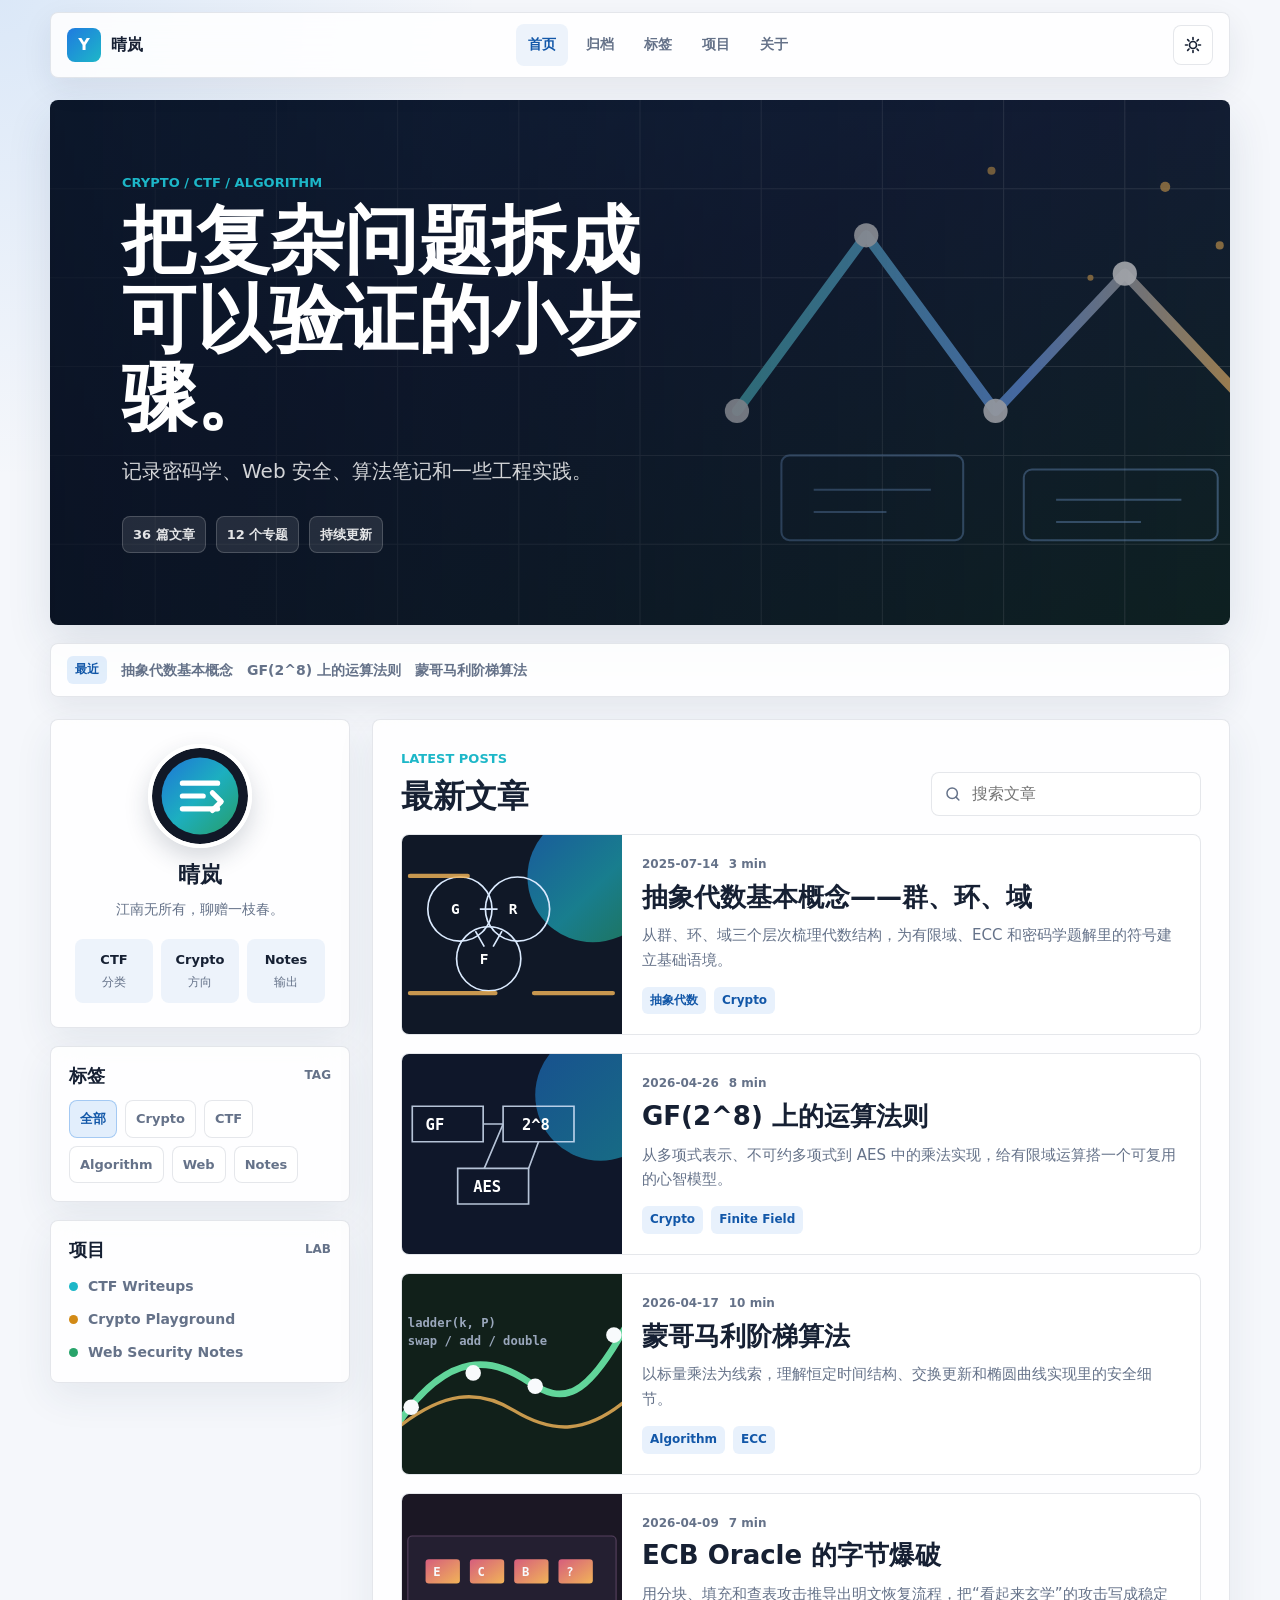
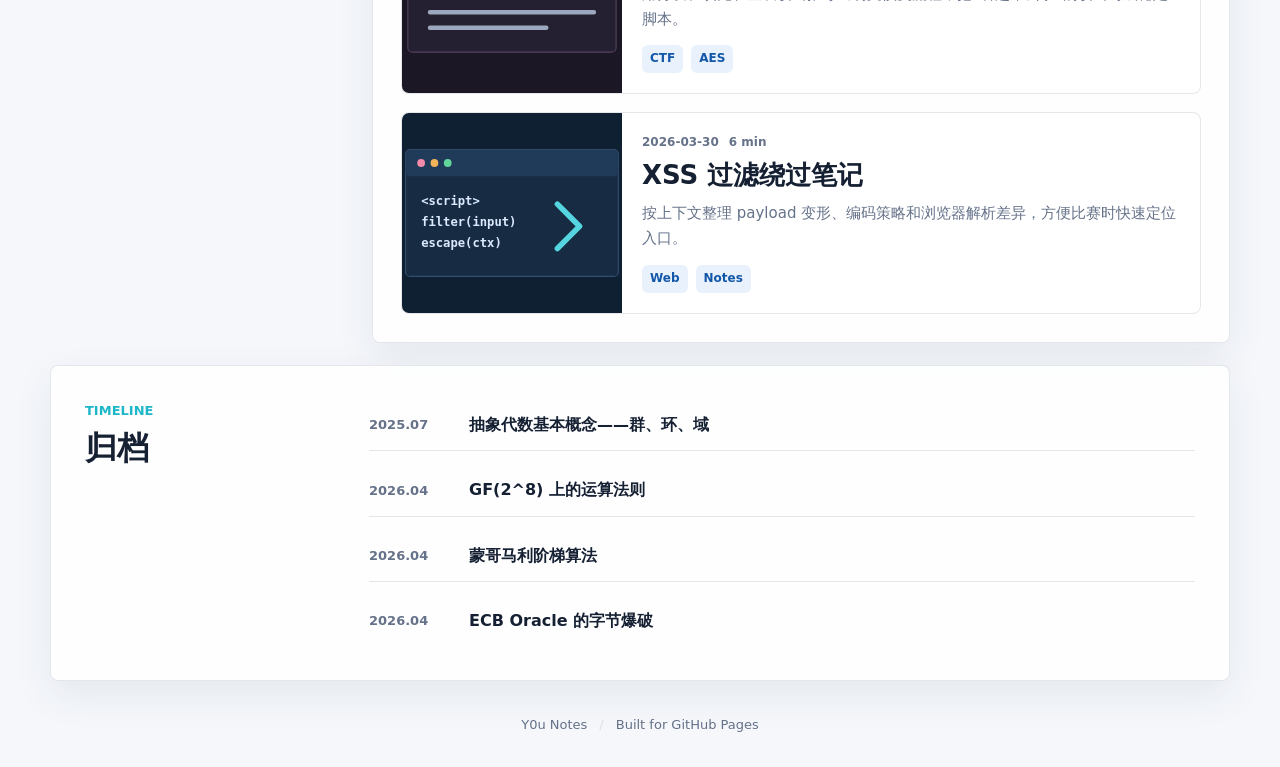
<file: index.html>
<!doctype html>
<html lang="zh-CN">
  <head>
    <meta charset="utf-8" />
    <meta name="viewport" content="width=device-width, initial-scale=1" />
    <title>晴岚 | 技术博客</title>
    <meta
      name="description"
      content="随便写写。"
    />
    <link rel="stylesheet" href="styles.css" />
  </head>
  <body>
    <header class="site-header">
      <a class="brand" href="#" aria-label="晴岚 首页">
        <span class="brand-mark">Y</span>
        <span class="brand-text">晴岚</span>
      </a>

      <nav class="nav-links" aria-label="主导航">
        <a href="#" class="is-active">首页</a>
        <a href="#archive">归档</a>
        <a href="#tags">标签</a>
        <a href="#projects">项目</a>
        <a href="#about">关于</a>
      </nav>

      <div class="header-actions">
        <button
          class="icon-btn"
          id="themeToggle"
          type="button"
          aria-label="切换主题"
          data-tooltip="切换主题"
          title="切换主题"
        >
          <svg aria-hidden="true" viewBox="0 0 24 24">
            <path
              d="M12 3v2.3m0 13.4V21m6.4-15.4-1.6 1.6M7.2 16.8l-1.6 1.6M21 12h-2.3M5.3 12H3m15.4 6.4-1.6-1.6M7.2 7.2 5.6 5.6"
            />
            <circle cx="12" cy="12" r="4.2" />
          </svg>
        </button>
        <button
          class="icon-btn menu-toggle"
          id="menuToggle"
          type="button"
          aria-label="打开导航"
          data-tooltip="导航"
          title="导航"
        >
          <svg aria-hidden="true" viewBox="0 0 24 24">
            <path d="M4 7h16M4 12h16M4 17h16" />
          </svg>
        </button>
      </div>
    </header>

    <main>
      <section class="hero" aria-labelledby="hero-title">
        <div class="hero-content">
          <p class="eyebrow">Crypto / CTF / Algorithm</p>
          <h1 id="hero-title">把复杂问题拆成可以验证的小步骤。</h1>
          <p class="hero-copy">
            记录密码学、Web 安全、算法笔记和一些工程实践。
          </p>
          <div class="hero-meta" aria-label="站点数据">
            <span>36 篇文章</span>
            <span>12 个专题</span>
            <span>持续更新</span>
          </div>
        </div>
      </section>

      <section class="ticker" aria-label="近期更新">
        <span class="ticker-label">最近</span>
        <a href="post-group-ring.html">抽象代数基本概念</a>
        <a href="#">GF(2^8) 上的运算法则</a>
        <a href="#">蒙哥马利阶梯算法</a>
      </section>

      <div class="page-shell">
        <aside class="sidebar" aria-label="侧边栏">
          <section class="profile-card" id="about">
            <img class="avatar" src="assets/avatar.svg" alt="站点头像" />
            <h2>晴岚</h2>
            <p>江南无所有，聊赠一枝春。</p>
            <div class="profile-stats">
              <span><strong>CTF</strong>分类</span>
              <span><strong>Crypto</strong>方向</span>
              <span><strong>Notes</strong>输出</span>
            </div>
          </section>

          <section class="side-panel" id="tags">
            <div class="panel-heading">
              <h2>标签</h2>
              <span>Tag</span>
            </div>
            <div class="tag-cloud" role="list">
              <button class="tag is-active" data-filter="all" type="button">
                全部
              </button>
              <button class="tag" data-filter="crypto" type="button">
                Crypto
              </button>
              <button class="tag" data-filter="ctf" type="button">CTF</button>
              <button class="tag" data-filter="algorithm" type="button">
                Algorithm
              </button>
              <button class="tag" data-filter="web" type="button">Web</button>
              <button class="tag" data-filter="notes" type="button">
                Notes
              </button>
            </div>
          </section>

          <section class="side-panel" id="projects">
            <div class="panel-heading">
              <h2>项目</h2>
              <span>Lab</span>
            </div>
            <ul class="project-list">
              <li>
                <span class="dot dot-cyan"></span>
                <a href="#">CTF Writeups</a>
              </li>
              <li>
                <span class="dot dot-amber"></span>
                <a href="#">Crypto Playground</a>
              </li>
              <li>
                <span class="dot dot-green"></span>
                <a href="#">Web Security Notes</a>
              </li>
            </ul>
          </section>
        </aside>

        <section class="content" aria-labelledby="article-title">
          <div class="section-head">
            <div>
              <p class="eyebrow">Latest Posts</p>
              <h2 id="article-title">最新文章</h2>
            </div>
            <label class="search">
              <svg aria-hidden="true" viewBox="0 0 24 24">
                <circle cx="11" cy="11" r="7" />
                <path d="m16.2 16.2 3.8 3.8" />
              </svg>
              <input id="searchInput" type="search" placeholder="搜索文章" />
            </label>
          </div>

          <div class="article-list" id="articleList">
            <article
              class="post-card"
              data-tags="crypto algorithm notes"
              data-title="抽象代数基本概念 群 环 域"
            >
              <a
                class="post-cover"
                href="post-group-ring.html"
                aria-label="阅读抽象代数基本概念 群 环 域"
              >
                <img src="assets/cover-algebra.svg" alt="" />
              </a>
              <div class="post-body">
                <div class="post-meta">
                  <time datetime="2025-07-14">2025-07-14</time>
                  <span>3 min</span>
                </div>
                <h3><a href="post-group-ring.html">抽象代数基本概念——群、环、域</a></h3>
                <p>
                  从群、环、域三个层次梳理代数结构，为有限域、ECC 和密码学题解里的符号建立基础语境。
                </p>
                <div class="post-tags">
                  <span>抽象代数</span>
                  <span>Crypto</span>
                </div>
              </div>
            </article>

            <article
              class="post-card"
              data-tags="crypto ctf"
              data-title="GF(2^8) 上的运算法则"
            >
              <a class="post-cover" href="#" aria-label="阅读 GF(2^8) 上的运算法则">
                <img src="assets/cover-finite-field.svg" alt="" />
              </a>
              <div class="post-body">
                <div class="post-meta">
                  <time datetime="2026-04-26">2026-04-26</time>
                  <span>8 min</span>
                </div>
                <h3><a href="#">GF(2^8) 上的运算法则</a></h3>
                <p>
                  从多项式表示、不可约多项式到 AES 中的乘法实现，给有限域运算搭一个可复用的心智模型。
                </p>
                <div class="post-tags">
                  <span>Crypto</span>
                  <span>Finite Field</span>
                </div>
              </div>
            </article>

            <article
              class="post-card"
              data-tags="algorithm crypto"
              data-title="蒙哥马利阶梯算法"
            >
              <a class="post-cover" href="#" aria-label="阅读蒙哥马利阶梯算法">
                <img src="assets/cover-algorithm.svg" alt="" />
              </a>
              <div class="post-body">
                <div class="post-meta">
                  <time datetime="2026-04-17">2026-04-17</time>
                  <span>10 min</span>
                </div>
                <h3><a href="#">蒙哥马利阶梯算法</a></h3>
                <p>
                  以标量乘法为线索，理解恒定时间结构、交换更新和椭圆曲线实现里的安全细节。
                </p>
                <div class="post-tags">
                  <span>Algorithm</span>
                  <span>ECC</span>
                </div>
              </div>
            </article>

            <article
              class="post-card"
              data-tags="crypto ctf web"
              data-title="ECB Oracle 的字节爆破"
            >
              <a class="post-cover" href="#" aria-label="阅读 ECB Oracle 的字节爆破">
                <img src="assets/cover-crypto.svg" alt="" />
              </a>
              <div class="post-body">
                <div class="post-meta">
                  <time datetime="2026-04-09">2026-04-09</time>
                  <span>7 min</span>
                </div>
                <h3><a href="#">ECB Oracle 的字节爆破</a></h3>
                <p>
                  用分块、填充和查表攻击推导出明文恢复流程，把“看起来玄学”的攻击写成稳定脚本。
                </p>
                <div class="post-tags">
                  <span>CTF</span>
                  <span>AES</span>
                </div>
              </div>
            </article>

            <article
              class="post-card"
              data-tags="web notes"
              data-title="XSS 过滤绕过笔记"
            >
              <a class="post-cover" href="#" aria-label="阅读 XSS 过滤绕过笔记">
                <img src="assets/cover-web.svg" alt="" />
              </a>
              <div class="post-body">
                <div class="post-meta">
                  <time datetime="2026-03-30">2026-03-30</time>
                  <span>6 min</span>
                </div>
                <h3><a href="#">XSS 过滤绕过笔记</a></h3>
                <p>
                  按上下文整理 payload 变形、编码策略和浏览器解析差异，方便比赛时快速定位入口。
                </p>
                <div class="post-tags">
                  <span>Web</span>
                  <span>Notes</span>
                </div>
              </div>
            </article>
          </div>

          <p class="empty-state" id="emptyState">没有找到匹配的文章。</p>
        </section>
      </div>

      <section class="archive" id="archive" aria-labelledby="archive-title">
        <div class="archive-inner">
          <div>
            <p class="eyebrow">Timeline</p>
            <h2 id="archive-title">归档</h2>
          </div>
          <ol class="timeline">
            <li>
              <time datetime="2025-07">2025.07</time>
              <a href="post-group-ring.html">抽象代数基本概念——群、环、域</a>
            </li>
            <li>
              <time datetime="2026-04">2026.04</time>
              <a href="#">GF(2^8) 上的运算法则</a>
            </li>
            <li>
              <time datetime="2026-04">2026.04</time>
              <a href="#">蒙哥马利阶梯算法</a>
            </li>
            <li>
              <time datetime="2026-04">2026.04</time>
              <a href="#">ECB Oracle 的字节爆破</a>
            </li>
          </ol>
        </div>
      </section>
    </main>

    <button
      class="back-top"
      id="backTop"
      type="button"
      aria-label="返回顶部"
      data-tooltip="返回顶部"
      title="返回顶部"
    >
      <svg aria-hidden="true" viewBox="0 0 24 24">
        <path d="m6 15 6-6 6 6" />
      </svg>
    </button>

    <footer class="site-footer">
      <span>Y0u Notes</span>
      <span>Built for GitHub Pages</span>
    </footer>

    <script src="script.js"></script>
  </body>
</html>
</file>
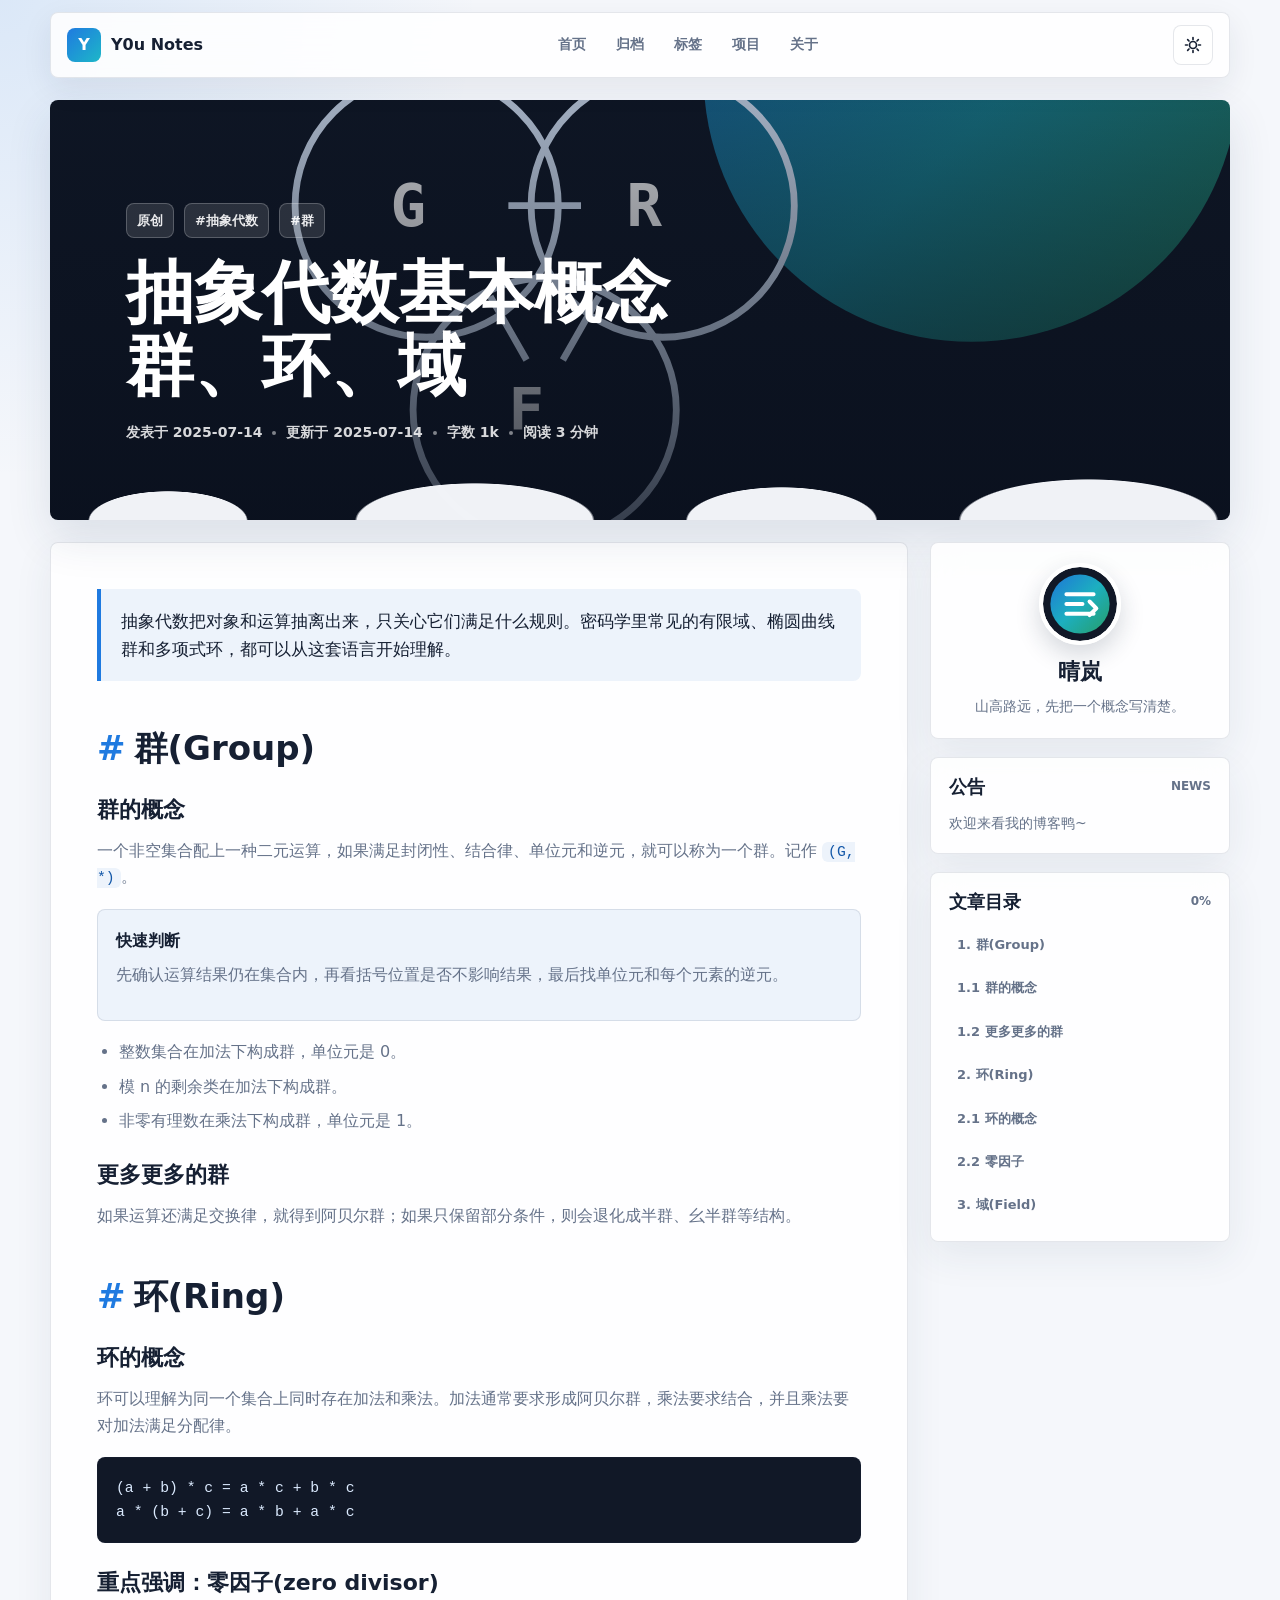
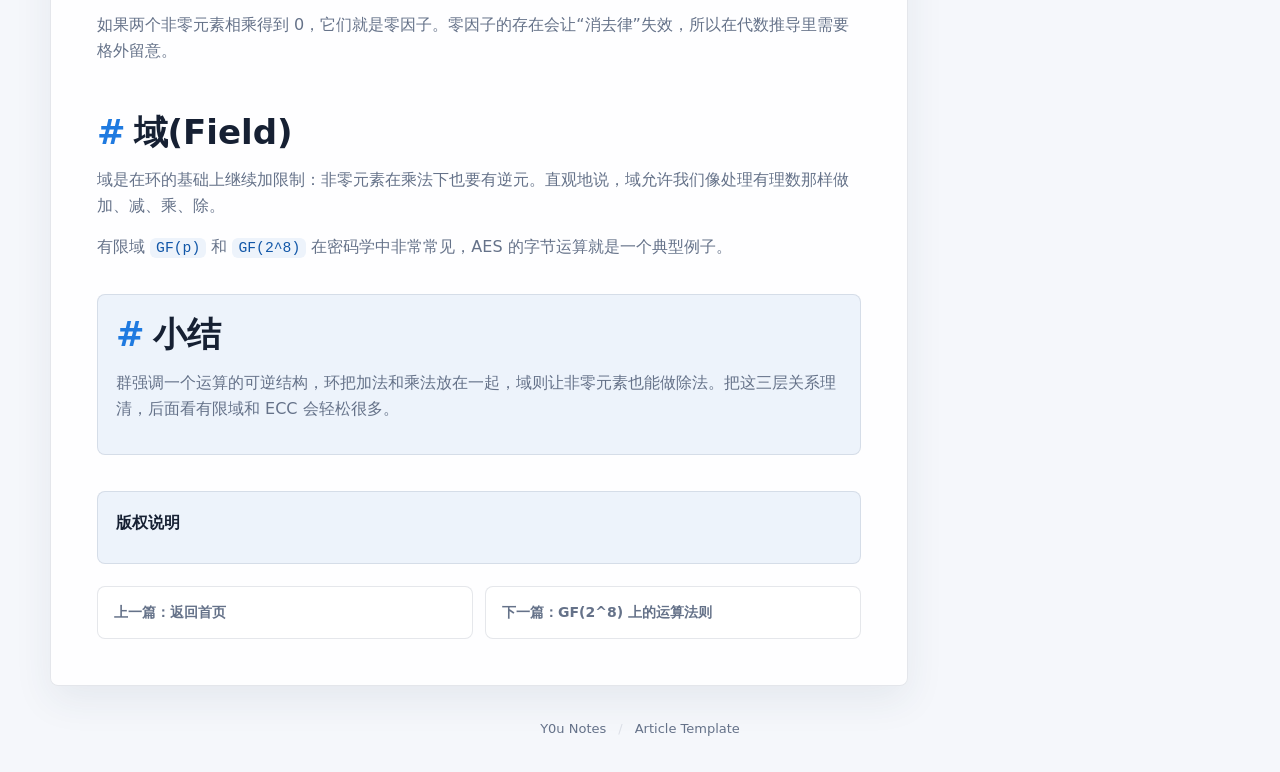
<file: post-group-ring.html>
<!doctype html>
<html lang="zh-CN">
  <head>
    <meta charset="utf-8" />
    <meta name="viewport" content="width=device-width, initial-scale=1" />
    <title>抽象代数基本概念——群、环、域 | Y0u Notes</title>
    <meta
      name="description"
      content="江南无所有，聊赠一枝春。"
    />
    <link rel="stylesheet" href="styles.css" />
  </head>
  <body>
    <header class="site-header">
      <a class="brand" href="index.html" aria-label="Y0u Notes 首页">
        <span class="brand-mark">Y</span>
        <span class="brand-text">Y0u Notes</span>
      </a>

      <nav class="nav-links" aria-label="主导航">
        <a href="index.html">首页</a>
        <a href="index.html#archive">归档</a>
        <a href="index.html#tags">标签</a>
        <a href="index.html#projects">项目</a>
        <a href="index.html#about">关于</a>
      </nav>

      <div class="header-actions">
        <button
          class="icon-btn"
          id="themeToggle"
          type="button"
          aria-label="切换主题"
          data-tooltip="切换主题"
          title="切换主题"
        >
          <svg aria-hidden="true" viewBox="0 0 24 24">
            <path
              d="M12 3v2.3m0 13.4V21m6.4-15.4-1.6 1.6M7.2 16.8l-1.6 1.6M21 12h-2.3M5.3 12H3m15.4 6.4-1.6-1.6M7.2 7.2 5.6 5.6"
            />
            <circle cx="12" cy="12" r="4.2" />
          </svg>
        </button>
        <button
          class="icon-btn menu-toggle"
          id="menuToggle"
          type="button"
          aria-label="打开导航"
          data-tooltip="导航"
          title="导航"
        >
          <svg aria-hidden="true" viewBox="0 0 24 24">
            <path d="M4 7h16M4 12h16M4 17h16" />
          </svg>
        </button>
      </div>
    </header>

    <main>
      <section class="post-hero" aria-labelledby="post-title">
        <div class="post-hero-content">
          <div class="article-badges">
            <span>原创</span>
            <span>#抽象代数</span>
            <span>#群</span>
          </div>
          <h1 id="post-title">
            <span>抽象代数基本概念</span>
            <span>群、环、域</span>
          </h1>
          <div class="article-meta-line" aria-label="文章信息">
            <span>发表于 2025-07-14</span>
            <span>更新于 2025-07-14</span>
            <span>字数 1k</span>
            <span>阅读 3 分钟</span>
          </div>
        </div>
        <div class="wave" aria-hidden="true"></div>
      </section>

      <div class="article-layout">
        <article class="article-card">
          <p class="lead">
            抽象代数把对象和运算抽离出来，只关心它们满足什么规则。密码学里常见的有限域、椭圆曲线群和多项式环，都可以从这套语言开始理解。
          </p>

          <section id="group">
            <h2>群(Group)</h2>
            <h3 id="group-concept">群的概念</h3>
            <p>
              一个非空集合配上一种二元运算，如果满足封闭性、结合律、单位元和逆元，就可以称为一个群。记作
              <code>(G, *)</code>。
            </p>
            <div class="definition-box">
              <strong>快速判断</strong>
              <p>
                先确认运算结果仍在集合内，再看括号位置是否不影响结果，最后找单位元和每个元素的逆元。
              </p>
            </div>
            <ul>
              <li>整数集合在加法下构成群，单位元是 0。</li>
              <li>模 n 的剩余类在加法下构成群。</li>
              <li>非零有理数在乘法下构成群，单位元是 1。</li>
            </ul>

            <h3 id="group-variants">更多更多的群</h3>
            <p>
              如果运算还满足交换律，就得到阿贝尔群；如果只保留部分条件，则会退化成半群、幺半群等结构。
            </p>
          </section>

          <section id="ring">
            <h2>环(Ring)</h2>
            <h3 id="ring-concept">环的概念</h3>
            <p>
              环可以理解为同一个集合上同时存在加法和乘法。加法通常要求形成阿贝尔群，乘法要求结合，并且乘法要对加法满足分配律。
            </p>
            <pre><code>(a + b) * c = a * c + b * c
a * (b + c) = a * b + a * c</code></pre>

            <h3 id="zero-divisor">重点强调：零因子(zero divisor)</h3>
            <p>
              如果两个非零元素相乘得到 0，它们就是零因子。零因子的存在会让“消去律”失效，所以在代数推导里需要格外留意。
            </p>
          </section>

          <section id="field">
            <h2>域(Field)</h2>
            <p>
              域是在环的基础上继续加限制：非零元素在乘法下也要有逆元。直观地说，域允许我们像处理有理数那样做加、减、乘、除。
            </p>
            <p>
              有限域 <code>GF(p)</code> 和 <code>GF(2^8)</code> 在密码学中非常常见，AES 的字节运算就是一个典型例子。
            </p>
          </section>

          <section class="article-note">
            <h2>小结</h2>
            <p>
              群强调一个运算的可逆结构，环把加法和乘法放在一起，域则让非零元素也能做除法。把这三层关系理清，后面看有限域和 ECC 会轻松很多。
            </p>
          </section>

          <footer class="article-copyright">
            <strong>版权说明</strong>
            <p>
              
            </p>
          </footer>

          <nav class="post-pager" aria-label="文章翻页">
            <a href="index.html">上一篇：返回首页</a>
            <a href="#">下一篇：GF(2^8) 上的运算法则</a>
          </nav>
        </article>

        <aside class="article-aside" aria-label="文章侧边栏">
          <section class="profile-card compact">
            <img class="avatar" src="assets/avatar.svg" alt="站点头像" />
            <h2>晴岚</h2>
            <p>山高路远，先把一个概念写清楚。</p>
          </section>

          <section class="side-panel">
            <div class="panel-heading">
              <h2>公告</h2>
              <span>News</span>
            </div>
            <p class="announcement">欢迎来看我的博客鸭~</p>
          </section>

          <section class="side-panel toc-panel">
            <div class="panel-heading">
              <h2>文章目录</h2>
              <span id="tocPercent">0%</span>
            </div>
            <ol class="toc">
              <li><a href="#group">1. 群(Group)</a></li>
              <li><a href="#group-concept">1.1 群的概念</a></li>
              <li><a href="#group-variants">1.2 更多更多的群</a></li>
              <li><a href="#ring">2. 环(Ring)</a></li>
              <li><a href="#ring-concept">2.1 环的概念</a></li>
              <li><a href="#zero-divisor">2.2 零因子</a></li>
              <li><a href="#field">3. 域(Field)</a></li>
            </ol>
          </section>
        </aside>
      </div>
    </main>

    <button
      class="back-top"
      id="backTop"
      type="button"
      aria-label="返回顶部"
      data-tooltip="返回顶部"
      title="返回顶部"
    >
      <svg aria-hidden="true" viewBox="0 0 24 24">
        <path d="m6 15 6-6 6 6" />
      </svg>
    </button>

    <footer class="site-footer">
      <span>Y0u Notes</span>
      <span>Article Template</span>
    </footer>

    <script src="script.js"></script>
  </body>
</html>
</file>
<file: styles.css>
:root {
  color-scheme: light;
  --bg: #f5f7fb;
  --surface: rgba(255, 255, 255, 0.86);
  --surface-solid: #ffffff;
  --surface-soft: #edf3fb;
  --text: #162033;
  --muted: #657289;
  --line: rgba(40, 58, 92, 0.12);
  --brand: #1f7ae0;
  --brand-strong: #1257a8;
  --cyan: #1db7c8;
  --amber: #d28a16;
  --green: #28a46b;
  --rose: #d65d7d;
  --shadow: 0 18px 45px rgba(37, 58, 92, 0.12);
  --max: 1180px;
}

:root[data-theme="dark"] {
  color-scheme: dark;
  --bg: #101624;
  --surface: rgba(22, 30, 48, 0.84);
  --surface-solid: #161e30;
  --surface-soft: #1d293e;
  --text: #eef4ff;
  --muted: #9aa7bc;
  --line: rgba(220, 230, 255, 0.13);
  --brand: #68a8ff;
  --brand-strong: #8fc3ff;
  --cyan: #55d5df;
  --amber: #f1b458;
  --green: #61d59a;
  --rose: #f58aaa;
  --shadow: 0 22px 50px rgba(0, 0, 0, 0.28);
}

* {
  box-sizing: border-box;
}

html {
  scroll-behavior: smooth;
}

body {
  margin: 0;
  min-width: 320px;
  background:
    radial-gradient(circle at top left, rgba(31, 122, 224, 0.12), transparent 30rem),
    linear-gradient(180deg, var(--bg), var(--bg));
  color: var(--text);
  font-family:
    Inter,
    ui-sans-serif,
    system-ui,
    -apple-system,
    BlinkMacSystemFont,
    "Segoe UI",
    "Microsoft YaHei",
    sans-serif;
  line-height: 1.65;
}

a {
  color: inherit;
  text-decoration: none;
}

img,
svg {
  display: block;
}

.fireworks {
  position: fixed;
  inset: 0;
  z-index: 9999;
  width: 100vw;
  height: 100vh;
  pointer-events: none;
}

[hidden] {
  display: none !important;
}

button,
input {
  font: inherit;
}

.site-header {
  position: sticky;
  top: 0;
  z-index: 20;
  display: flex;
  align-items: center;
  justify-content: space-between;
  gap: 20px;
  width: min(100% - 32px, var(--max));
  height: 66px;
  margin: 12px auto 0;
  padding: 0 16px;
  border: 1px solid var(--line);
  border-radius: 8px;
  background: var(--surface);
  box-shadow: 0 10px 30px rgba(24, 42, 70, 0.08);
  backdrop-filter: blur(18px);
}

.brand,
.nav-links,
.header-actions,
.hero-meta,
.ticker,
.post-meta,
.post-tags,
.profile-stats,
.panel-heading,
.search,
.site-footer {
  display: flex;
  align-items: center;
}

.brand {
  gap: 10px;
  min-width: max-content;
  font-weight: 800;
}

.brand-mark {
  display: grid;
  width: 34px;
  height: 34px;
  place-items: center;
  border-radius: 8px;
  background: linear-gradient(135deg, var(--brand), var(--cyan));
  color: #fff;
  font-weight: 900;
}

.brand-text {
  letter-spacing: 0;
}

.nav-links {
  gap: 6px;
}

.nav-links a {
  padding: 9px 12px;
  border-radius: 8px;
  color: var(--muted);
  font-size: 14px;
  font-weight: 700;
  transition:
    background 160ms ease,
    color 160ms ease;
}

.nav-links a:hover,
.nav-links a.is-active {
  background: var(--surface-soft);
  color: var(--brand-strong);
}

.header-actions {
  gap: 8px;
}

.icon-btn,
.back-top {
  position: relative;
  display: grid;
  width: 40px;
  height: 40px;
  place-items: center;
  border: 1px solid var(--line);
  border-radius: 8px;
  background: var(--surface-solid);
  color: var(--text);
  cursor: pointer;
  transition:
    transform 160ms ease,
    border-color 160ms ease,
    background 160ms ease;
}

.icon-btn svg,
.back-top svg,
.search svg {
  width: 20px;
  height: 20px;
  fill: none;
  stroke: currentColor;
  stroke-linecap: round;
  stroke-linejoin: round;
  stroke-width: 2;
}

.icon-btn:hover,
.back-top:hover {
  border-color: rgba(31, 122, 224, 0.36);
  background: var(--surface-soft);
  transform: translateY(-1px);
}

.icon-btn::after,
.back-top::after {
  position: absolute;
  right: 0;
  bottom: -34px;
  z-index: 30;
  width: max-content;
  max-width: 140px;
  padding: 5px 8px;
  border-radius: 6px;
  background: #141a28;
  color: #fff;
  content: attr(data-tooltip);
  font-size: 12px;
  line-height: 1.2;
  opacity: 0;
  pointer-events: none;
  transform: translateY(-4px);
  transition:
    opacity 150ms ease,
    transform 150ms ease;
}

.icon-btn:hover::after,
.icon-btn:focus-visible::after,
.back-top:hover::after,
.back-top:focus-visible::after {
  opacity: 1;
  transform: translateY(0);
}

.menu-toggle {
  display: none;
}

.hero {
  width: min(100% - 32px, var(--max));
  min-height: 350px;
  margin: 22px auto 0;
  border-radius: 8px;
  overflow: hidden;
  background:
    linear-gradient(90deg, rgba(8, 16, 31, 0.82), rgba(8, 16, 31, 0.34)),
    url("assets/hero-tech.svg") center / cover;
  color: #fff;
  box-shadow: var(--shadow);
}

.post-hero {
  position: relative;
  width: min(100% - 32px, var(--max));
  min-height: 420px;
  margin: 22px auto 0;
  border-radius: 8px;
  overflow: hidden;
  background:
    linear-gradient(180deg, rgba(9, 15, 28, 0.28), rgba(9, 15, 28, 0.78)),
    url("assets/cover-algebra.svg") center / cover;
  color: #fff;
  box-shadow: var(--shadow);
}

.post-hero-content {
  position: relative;
  z-index: 2;
  display: flex;
  flex-direction: column;
  justify-content: end;
  min-height: 420px;
  padding: clamp(34px, 6vw, 76px);
}

.article-badges,
.article-meta-line {
  display: flex;
  align-items: center;
  flex-wrap: wrap;
  gap: 10px;
}

.article-badges span {
  padding: 6px 10px;
  border: 1px solid rgba(255, 255, 255, 0.22);
  border-radius: 8px;
  background: rgba(255, 255, 255, 0.12);
  color: rgba(255, 255, 255, 0.9);
  font-size: 13px;
  font-weight: 800;
}

.post-hero h1 {
  max-width: 12em;
  margin: 18px 0 0;
  font-size: clamp(34px, 6vw, 68px);
  line-height: 1.08;
  letter-spacing: 0;
}

.post-hero h1 span {
  display: block;
}

.article-meta-line {
  margin-top: 18px;
  color: rgba(255, 255, 255, 0.84);
  font-size: 14px;
  font-weight: 700;
}

.article-meta-line span {
  position: relative;
}

.article-meta-line span + span::before {
  content: "";
  display: inline-block;
  width: 4px;
  height: 4px;
  margin: 0 10px 2px 0;
  border-radius: 50%;
  background: rgba(255, 255, 255, 0.48);
}

.wave {
  position: absolute;
  right: 0;
  bottom: -1px;
  left: 0;
  height: 42px;
  background:
    radial-gradient(80px 30px at 10% 100%, var(--bg) 98%, transparent),
    radial-gradient(120px 38px at 36% 100%, var(--bg) 98%, transparent),
    radial-gradient(96px 34px at 62% 100%, var(--bg) 98%, transparent),
    radial-gradient(130px 42px at 88% 100%, var(--bg) 98%, transparent);
  opacity: 0.98;
}

.hero-content {
  display: flex;
  flex-direction: column;
  justify-content: center;
  min-height: 350px;
  max-width: 700px;
  padding: clamp(32px, 7vw, 72px);
}

.eyebrow {
  margin: 0 0 8px;
  color: var(--cyan);
  font-size: 13px;
  font-weight: 800;
  letter-spacing: 0;
  text-transform: uppercase;
}

.hero h1 {
  max-width: 12em;
  margin: 0;
  font-size: clamp(36px, 7vw, 74px);
  line-height: 1.06;
  letter-spacing: 0;
}

.hero-copy {
  max-width: 36rem;
  margin: 18px 0 0;
  color: rgba(255, 255, 255, 0.82);
  font-size: clamp(16px, 2vw, 20px);
}

.hero-meta {
  flex-wrap: wrap;
  gap: 10px;
  margin-top: 28px;
}

.hero-meta span {
  padding: 7px 10px;
  border: 1px solid rgba(255, 255, 255, 0.18);
  border-radius: 8px;
  background: rgba(255, 255, 255, 0.1);
  color: rgba(255, 255, 255, 0.88);
  font-size: 13px;
  font-weight: 700;
}

.ticker {
  gap: 14px;
  width: min(100% - 32px, var(--max));
  margin: 18px auto 0;
  padding: 12px 16px;
  border: 1px solid var(--line);
  border-radius: 8px;
  background: var(--surface);
  box-shadow: 0 12px 28px rgba(38, 52, 82, 0.08);
  overflow-x: auto;
  white-space: nowrap;
}

.ticker-label {
  padding: 4px 8px;
  border-radius: 6px;
  background: rgba(31, 122, 224, 0.12);
  color: var(--brand-strong);
  font-size: 12px;
  font-weight: 800;
}

.ticker a {
  color: var(--muted);
  font-size: 14px;
  font-weight: 700;
}

.ticker a:hover {
  color: var(--brand-strong);
}

.page-shell {
  display: grid;
  grid-template-columns: 300px minmax(0, 1fr);
  gap: 22px;
  width: min(100% - 32px, var(--max));
  margin: 22px auto 0;
}

.sidebar {
  display: grid;
  align-self: start;
  gap: 18px;
  position: sticky;
  top: 96px;
}

.profile-card,
.side-panel,
.content,
.archive-inner {
  border: 1px solid var(--line);
  border-radius: 8px;
  background: var(--surface);
  box-shadow: 0 14px 38px rgba(37, 58, 92, 0.08);
  backdrop-filter: blur(16px);
}

.profile-card {
  padding: 24px;
  text-align: center;
}

.avatar {
  width: 104px;
  height: 104px;
  margin: 0 auto 14px;
  border: 4px solid var(--surface-solid);
  border-radius: 50%;
  box-shadow: 0 10px 24px rgba(27, 43, 68, 0.18);
}

.profile-card h2,
.side-panel h2,
.section-head h2,
.archive h2 {
  margin: 0;
  letter-spacing: 0;
  line-height: 1.2;
}

.profile-card h2 {
  font-size: 22px;
}

.profile-card p {
  margin: 10px 0 0;
  color: var(--muted);
  font-size: 14px;
}

.profile-stats {
  justify-content: space-between;
  gap: 8px;
  margin-top: 18px;
}

.profile-stats span {
  display: grid;
  flex: 1;
  gap: 2px;
  min-width: 0;
  padding: 10px 6px;
  border-radius: 8px;
  background: var(--surface-soft);
  color: var(--muted);
  font-size: 12px;
}

.profile-stats strong {
  color: var(--text);
  font-size: 13px;
}

.side-panel {
  padding: 18px;
}

.panel-heading {
  justify-content: space-between;
  gap: 12px;
  margin-bottom: 14px;
}

.panel-heading h2 {
  font-size: 18px;
}

.panel-heading span {
  color: var(--muted);
  font-size: 12px;
  font-weight: 800;
  text-transform: uppercase;
}

.tag-cloud {
  display: flex;
  flex-wrap: wrap;
  gap: 8px;
}

.tag {
  border: 1px solid var(--line);
  border-radius: 8px;
  background: var(--surface-solid);
  color: var(--muted);
  cursor: pointer;
  font-size: 13px;
  font-weight: 800;
  padding: 7px 10px;
}

.tag:hover,
.tag.is-active {
  border-color: rgba(31, 122, 224, 0.32);
  background: rgba(31, 122, 224, 0.12);
  color: var(--brand-strong);
}

.project-list {
  display: grid;
  gap: 10px;
  margin: 0;
  padding: 0;
  list-style: none;
}

.project-list li {
  display: flex;
  align-items: center;
  gap: 10px;
  min-width: 0;
  color: var(--muted);
  font-size: 14px;
  font-weight: 700;
}

.project-list a:hover {
  color: var(--brand-strong);
}

.dot {
  width: 9px;
  height: 9px;
  flex: 0 0 auto;
  border-radius: 50%;
}

.dot-cyan {
  background: var(--cyan);
}

.dot-amber {
  background: var(--amber);
}

.dot-green {
  background: var(--green);
}

.content {
  padding: clamp(18px, 3vw, 28px);
}

.section-head {
  display: flex;
  align-items: end;
  justify-content: space-between;
  gap: 16px;
  margin-bottom: 18px;
}

.section-head h2,
.archive h2 {
  font-size: clamp(24px, 3vw, 32px);
}

.search {
  gap: 8px;
  width: min(100%, 270px);
  min-height: 44px;
  padding: 0 12px;
  border: 1px solid var(--line);
  border-radius: 8px;
  background: var(--surface-solid);
  color: var(--muted);
}

.search input {
  min-width: 0;
  width: 100%;
  border: 0;
  outline: 0;
  background: transparent;
  color: var(--text);
}

.article-list {
  display: grid;
  gap: 18px;
}

.post-card {
  display: grid;
  grid-template-columns: 220px minmax(0, 1fr);
  min-height: 178px;
  border: 1px solid var(--line);
  border-radius: 8px;
  background: var(--surface-solid);
  overflow: hidden;
  transition:
    transform 180ms ease,
    box-shadow 180ms ease,
    border-color 180ms ease;
}

.post-card:hover {
  border-color: rgba(31, 122, 224, 0.3);
  box-shadow: 0 16px 38px rgba(30, 47, 75, 0.12);
  transform: translateY(-2px);
}

.post-cover {
  min-width: 0;
  background: var(--surface-soft);
}

.post-cover img {
  width: 100%;
  height: 100%;
  min-height: 178px;
  object-fit: cover;
}

.post-body {
  display: flex;
  flex-direction: column;
  justify-content: center;
  min-width: 0;
  padding: 20px;
}

.post-meta {
  flex-wrap: wrap;
  gap: 10px;
  margin-bottom: 6px;
  color: var(--muted);
  font-size: 12px;
  font-weight: 800;
}

.post-card h3 {
  margin: 0;
  font-size: clamp(20px, 2.5vw, 26px);
  letter-spacing: 0;
  line-height: 1.25;
}

.post-card h3 a:hover {
  color: var(--brand-strong);
}

.post-card p {
  margin: 10px 0 14px;
  color: var(--muted);
  font-size: 15px;
}

.post-tags {
  flex-wrap: wrap;
  gap: 8px;
}

.post-tags span {
  padding: 4px 8px;
  border-radius: 6px;
  background: rgba(31, 122, 224, 0.1);
  color: var(--brand-strong);
  font-size: 12px;
  font-weight: 800;
}

.empty-state {
  display: none;
  margin: 18px 0 0;
  padding: 18px;
  border: 1px dashed var(--line);
  border-radius: 8px;
  color: var(--muted);
  text-align: center;
}

.empty-state.is-visible {
  display: block;
}

.archive {
  width: min(100% - 32px, var(--max));
  margin: 22px auto 0;
}

.archive-inner {
  display: grid;
  grid-template-columns: 260px minmax(0, 1fr);
  gap: 24px;
  padding: clamp(20px, 4vw, 34px);
}

.timeline {
  display: grid;
  gap: 14px;
  margin: 0;
  padding: 0;
  list-style: none;
}

.timeline li {
  display: grid;
  grid-template-columns: 86px minmax(0, 1fr);
  gap: 14px;
  align-items: center;
  min-width: 0;
  padding: 12px 0;
  border-bottom: 1px solid var(--line);
}

.timeline li:last-child {
  border-bottom: 0;
}

.timeline time {
  color: var(--muted);
  font-size: 13px;
  font-weight: 800;
}

.timeline a {
  overflow-wrap: anywhere;
  font-weight: 800;
}

.timeline a:hover {
  color: var(--brand-strong);
}

.article-layout {
  display: grid;
  grid-template-columns: minmax(0, 1fr) 300px;
  gap: 22px;
  width: min(100% - 32px, var(--max));
  margin: 22px auto 0;
}

.article-card {
  min-width: 0;
  padding: clamp(22px, 4vw, 46px);
  border: 1px solid var(--line);
  border-radius: 8px;
  background: var(--surface);
  box-shadow: 0 14px 38px rgba(37, 58, 92, 0.08);
}

.article-card .lead {
  margin: 0 0 26px;
  padding: 18px 20px;
  border-left: 4px solid var(--brand);
  border-radius: 0 8px 8px 0;
  background: var(--surface-soft);
  color: var(--text);
  font-size: 17px;
}

.article-card section {
  margin-top: 34px;
}

.article-card h2 {
  margin: 0 0 14px;
  padding-top: 12px;
  color: var(--text);
  font-size: clamp(26px, 3vw, 34px);
  letter-spacing: 0;
  line-height: 1.25;
}

.article-card h2::before {
  content: "#";
  margin-right: 8px;
  color: var(--brand);
}

.article-card h3 {
  margin: 22px 0 10px;
  color: var(--text);
  font-size: 22px;
  letter-spacing: 0;
}

.article-card p,
.article-card li {
  color: var(--muted);
  font-size: 16px;
}

.article-card p {
  margin: 0 0 14px;
}

.article-card ul {
  display: grid;
  gap: 8px;
  margin: 16px 0;
  padding-left: 22px;
}

.article-card code {
  padding: 2px 6px;
  border-radius: 6px;
  background: var(--surface-soft);
  color: var(--brand-strong);
  font-family: ui-monospace, SFMono-Regular, Consolas, "Liberation Mono", monospace;
  font-size: 0.92em;
}

.article-card pre {
  margin: 18px 0;
  padding: 18px;
  border: 1px solid var(--line);
  border-radius: 8px;
  background: #111827;
  color: #dbeafe;
  overflow-x: auto;
}

.article-card pre code {
  padding: 0;
  background: transparent;
  color: inherit;
}

.definition-box,
.article-note,
.article-copyright {
  margin: 18px 0;
  padding: 18px;
  border: 1px solid var(--line);
  border-radius: 8px;
  background: var(--surface-soft);
}

.definition-box strong,
.article-copyright strong {
  display: block;
  margin-bottom: 8px;
  color: var(--text);
}

.article-note h2 {
  padding-top: 0;
}

.article-copyright {
  margin-top: 36px;
}

.article-copyright p {
  margin-bottom: 0;
  font-size: 14px;
}

.post-pager {
  display: grid;
  grid-template-columns: repeat(2, minmax(0, 1fr));
  gap: 12px;
  margin-top: 22px;
}

.post-pager a {
  min-width: 0;
  padding: 14px 16px;
  border: 1px solid var(--line);
  border-radius: 8px;
  background: var(--surface-solid);
  color: var(--muted);
  font-size: 14px;
  font-weight: 800;
  overflow-wrap: anywhere;
}

.post-pager a:hover {
  border-color: rgba(31, 122, 224, 0.32);
  color: var(--brand-strong);
}

.article-aside {
  display: grid;
  align-self: start;
  gap: 18px;
  position: sticky;
  top: 96px;
}

.profile-card.compact {
  padding: 20px;
}

.profile-card.compact .avatar {
  width: 82px;
  height: 82px;
}

.announcement {
  margin: 0;
  color: var(--muted);
  font-size: 14px;
}

.toc-panel {
  max-height: calc(100vh - 116px);
  overflow: auto;
}

.toc {
  display: grid;
  gap: 8px;
  margin: 0;
  padding: 0;
  list-style: none;
}

.toc a {
  display: block;
  padding: 7px 8px;
  border-radius: 7px;
  color: var(--muted);
  font-size: 13px;
  font-weight: 800;
  overflow-wrap: anywhere;
}

.toc a:hover {
  background: var(--surface-soft);
  color: var(--brand-strong);
}

.back-top {
  position: fixed;
  right: 18px;
  bottom: 18px;
  z-index: 25;
  opacity: 0;
  pointer-events: none;
  transform: translateY(12px);
}

.back-top.is-visible {
  opacity: 1;
  pointer-events: auto;
  transform: translateY(0);
}

.site-footer {
  justify-content: center;
  gap: 12px;
  min-height: 86px;
  color: var(--muted);
  font-size: 13px;
}

.site-footer span + span::before {
  content: "/";
  margin-right: 12px;
  color: var(--line);
}

@media (max-width: 900px) {
  .site-header {
    width: min(100% - 24px, var(--max));
  }

  .menu-toggle {
    display: grid;
  }

  .nav-links {
    position: absolute;
    top: calc(100% + 8px);
    right: 0;
    display: none;
    flex-direction: column;
    align-items: stretch;
    width: min(220px, calc(100vw - 24px));
    padding: 8px;
    border: 1px solid var(--line);
    border-radius: 8px;
    background: var(--surface-solid);
    box-shadow: var(--shadow);
  }

  .nav-links.is-open {
    display: flex;
  }

  .nav-links a {
    width: 100%;
  }

  .hero,
  .post-hero,
  .ticker,
  .page-shell,
  .archive,
  .article-layout {
    width: min(100% - 24px, var(--max));
  }

  .page-shell {
    grid-template-columns: 1fr;
  }

  .sidebar {
    position: static;
    grid-template-columns: repeat(2, minmax(0, 1fr));
  }

  .profile-card {
    grid-row: span 2;
  }

  .archive-inner {
    grid-template-columns: 1fr;
  }

  .article-layout {
    grid-template-columns: 1fr;
  }

  .article-aside {
    position: static;
    grid-template-columns: repeat(2, minmax(0, 1fr));
  }

  .toc-panel {
    grid-column: 1 / -1;
    max-height: none;
  }
}

@media (max-width: 640px) {
  .site-header {
    height: 58px;
    padding: 0 10px;
  }

  .brand-text {
    max-width: 125px;
    overflow: hidden;
    text-overflow: ellipsis;
    white-space: nowrap;
  }

  .hero {
    min-height: 300px;
  }

  .post-hero {
    min-height: 340px;
  }

  .hero-content {
    min-height: 300px;
    padding: 28px 20px;
  }

  .post-hero-content {
    min-height: 340px;
    padding: 28px 20px 46px;
  }

  .hero h1 {
    font-size: clamp(32px, 11vw, 46px);
  }

  .post-hero h1 {
    font-size: clamp(30px, 8vw, 40px);
    line-height: 1.14;
  }

  .article-meta-line {
    align-items: flex-start;
    flex-direction: column;
    gap: 5px;
  }

  .article-meta-line span + span::before {
    content: none;
  }

  .ticker {
    flex-wrap: wrap;
    overflow-x: visible;
    white-space: normal;
  }

  .ticker a {
    overflow-wrap: anywhere;
  }

  .section-head {
    align-items: stretch;
    flex-direction: column;
  }

  .search {
    width: 100%;
  }

  .sidebar {
    grid-template-columns: 1fr;
  }

  .article-aside {
    grid-template-columns: 1fr;
  }

  .profile-card {
    grid-row: auto;
  }

  .post-card {
    grid-template-columns: 1fr;
  }

  .post-cover img {
    aspect-ratio: 16 / 9;
    min-height: 0;
  }

  .timeline li {
    grid-template-columns: 1fr;
    gap: 4px;
  }

  .post-pager {
    grid-template-columns: 1fr;
  }

  .site-footer {
    flex-direction: column;
    gap: 4px;
  }

  .site-footer span + span::before {
    content: "";
    margin-right: 0;
  }
}
</file>
